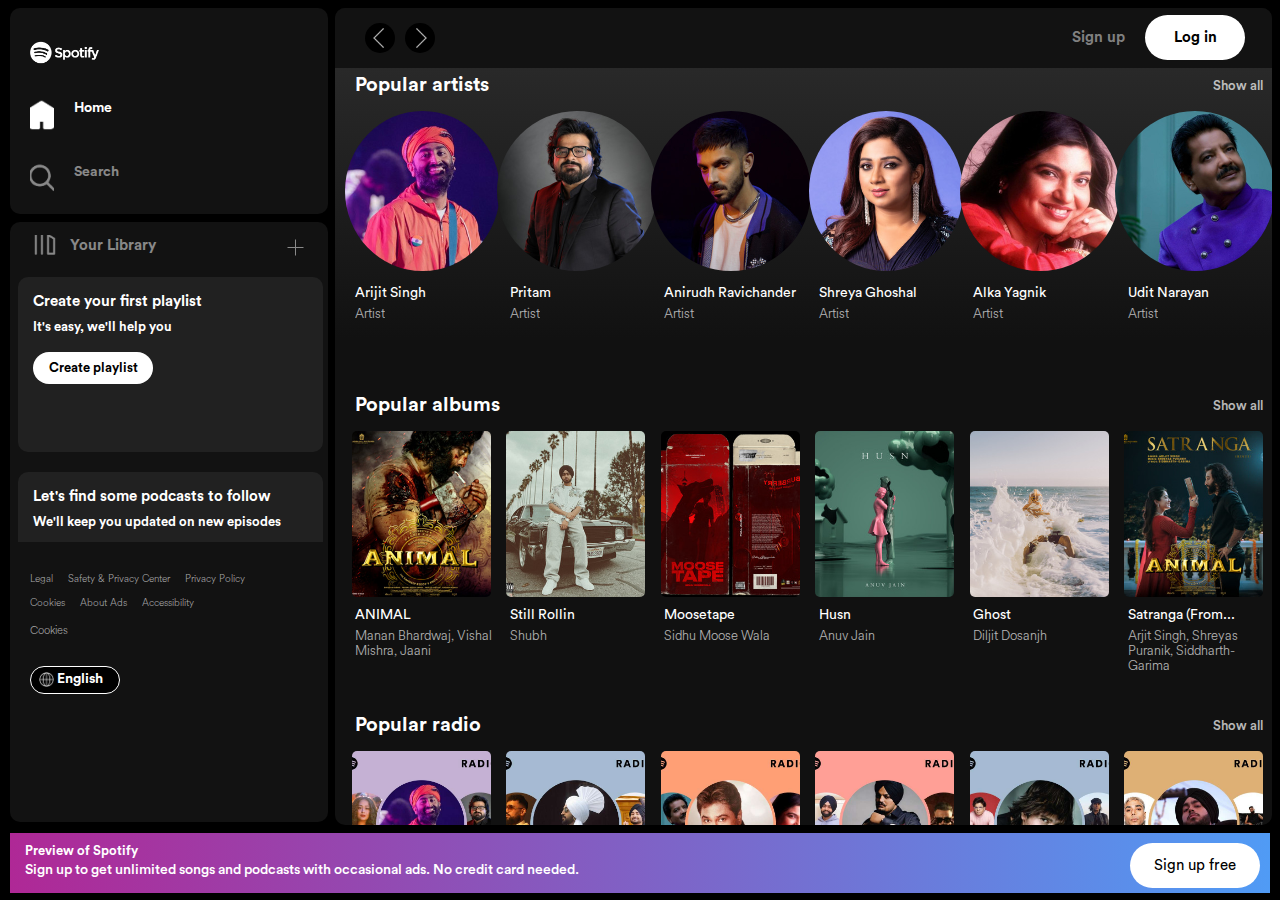
<file: index.html>
<!DOCTYPE html>
<html lang="en">
<head>
  <meta charset="UTF-8">
  <meta name="viewport" content="width=device-width, initial-scale=1.0">
  <title>Spotify-clone</title>
  <link rel="stylesheet" href="navigationbar.css">
  <link rel="stylesheet" href="general.css">
  <link rel="stylesheet" href="body.css">
  <link rel="icon" type="image/png" href="logos/spotifyping.png">
</head>
<body>
  <div class="leftsidebar">
    <div class="leftsidebar1">
      <div class="leftsidebar1-1">
        <img style="height:50%;width:23%;object-fit:cover;" src="logos/spotifylogo.png">
      </div>
      <div class="leftsidebar1-2">
        <div class="leftsidebar1-2-1">
          <img style="width:100%;height:100%;object-fit:cover;" src="logos/homeicon.png">
        </div>
        <div class="leftsidebar1-2-2">
          <p class="navheader">
            Home
          </p>
        </div>
      </div>
      <div class="leftsidebar1-3">
        <div class="leftsidebar1-3-1">
          <img style="width:100%;height:70%;object-fit:cover;padding-top: 6px;" src="logos/searchicon.png">
        </div>
        <div class="leftsidebar1-3-2">
          <p class="navheader">
            Search
          </p>
        </div>
      </div> 
    </div>
    <div class="leftsidebar2">
      <div class="leftsidebar2-head">
        <div class="leftsidebar2-headleft">
          <img class="libraryicon" src="logos/libraryicon.png">
          <p class="navheader1">Your Library</p>
        </div>
        <div class="leftsidebar2-headright">
          <img style="width:100%;height:100%" src="logos/addicon.png">
        </div>
      </div>
      <div class="leftsidebar2-middle">
        <div class="inside1">
          <p style="padding-top:20px;" class="navheadercommon">
            Create your first playlist
          </p>
          <p style="font-size:13px;" class="navheadercommon">
            It&#39;s easy, we&#39;ll help you
          </p>
          <button class="createplaylist1">
            Create playlist
          </button>
        </div>
        <div class="inside2">
          <p style="padding-top:20px;" class="navheadercommon">
            Let&#39;s find some podcasts to follow
          </p>
          <p style="font-size:13px;" class="navheadercommon">
            We&#39;ll keep you updated on new episodes
          </p>
          <button class="createplaylist2">
            Browse podcasts
          </button>
        </div>
      </div>
      <div class="leftsidebar2-tale">
        <div class="accesslinkcontainer1">
          <div class="accesslink">
            Legal
          </div>
          <div class="accesslink">
            Safety &#38; Privacy Center
          </div>
          <div class="accesslink">
            Privacy Policy
          </div>
        </div>
        <div class="accesslinkcontainer2">
          <div class="accesslink">
            Cookies
          </div>
          <div class="accesslink">
            About Ads
          </div>
          <div class="accesslink">
            Accessibility
          </div>
        </div>
        <div class="accesslinkcontainer3">
          <a class="accesslink1" href="http://">
            Cookies
          </a>
        </div>
        <button class="language">
          
          <div class="globeicon1">
            <img style="width:100%;height:100%;" src="logos/globeicon.png">
          </div>
          <div class="globeicon2">
            <span style="padding-left: 0;" class="navheader">English</span>
          </div>
          
        </button>
      </div>
    </div>
  </div>
  <div class="bottombar">
    <div class="bottombarleft">
      <p style="font-size:13px;font-family:CircularSpB;" class="navheadercommon">
        Preview of Spotify
      </p>
      <p style="font-size:14px;line-height:0px;font-family:CircularSpM;" class="navheadercommon">
        Sign up to get unlimited songs and podcasts with occasional ads. No credit card needed.
      </p>
    </div>
    <div class="bottombarright">
      <button class="bottombarright1">
        Sign up free
      </button>
    </div>
  </div>
  <div class="topbar">
    <div class="topbarleft">
      <div class="topbarleft1">
        <img style="width:100%;height:100%;object-fit: cover;opacity:0.7;" src="logos/lessthanicon.png">
      </div>
      <div class="topbarleft2">
        <img style="width:100%;height:100%;object-fit: cover;opacity:0.7;" src="logos/greaterthan.png">
      </div>
    </div>
    <div class="topbarright">
      <button class="signup">
        Sign up
      </button>
      <div class="login">
        <button class="login1">
          Log in
        </button>
      </div>
    </div>
  </div>
  <div class="commonbody">
    <div class="commonbody1">
      <div class="commonbody1-1">
        <div class="leftone">
          Popular artists
        </div>
        <div class="rightone">
          Show all
        </div>
      </div>
      <div class="commonbody1-20">
        <div class="commonbody1-2-10">
          <div class="section1">
            <img class="artist1" src="propics/popularartist/arjithsingh.jpeg">
            <div class="playbutton">
              <img class="spotplay" src="logos/playbutton.png">
            </div>
          </div>
          <div class="section2">
            <p class="name">
              Arijit Singh
            </p>
            <p class="designation">
              Artist
            </p>
          </div>
        </div>
        <div class="commonbody1-2-10">
          <div class="section1">
            <img class="artist1" src="propics/popularartist/pritam.jpeg">
            <div class="playbutton">
              <img class="spotplay" src="logos/playbutton.png">
            </div>
          </div>
          <div class="section2">
            <p class="name">
              Pritam
            </p>
            <p class="designation">
              Artist
            </p>
          </div>
        </div>
        <div class="commonbody1-2-10">
          <div class="section1">
            <img class="artist1" src="propics/popularartist/anirudh.jpeg">
            <div class="playbutton">
              <img class="spotplay" src="logos/playbutton.png">
            </div>
          </div>
          <div class="section2">
            <p class="name">
              Anirudh Ravichander
            </p>
            <p class="designation">
              Artist
            </p>
          </div>
        </div>
        <div class="commonbody1-2-10">
          <div class="section1">
            <img class="artist1" src="propics/popularartist/shreyaghoshal.jpeg">
            <div class="playbutton">
              <img class="spotplay" src="logos/playbutton.png">
            </div>
          </div>
          <div class="section2">
            <p class="name">
              Shreya Ghoshal
            </p>
            <p class="designation">
              Artist
            </p>
          </div>
        </div>
        <div class="commonbody1-2-10">
          <div class="section1">
            <img class="artist1" src="propics/popularartist/alkayagnik.jpeg">
            <div class="playbutton">
              <img class="spotplay" src="logos/playbutton.png">
            </div>
          </div>
          <div class="section2">
            <p class="name">
              Alka Yagnik
            </p>
            <p class="designation">
              Artist
            </p>
          </div>
        </div>
        <div class="commonbody1-2-10">
          <div class="section1">
            <img class="artist1" src="propics/popularartist/uditnarayan.jpeg">
            <div class="playbutton">
              <img class="spotplay" src="logos/playbutton.png">
            </div>
          </div>
          <div class="section2">
            <p class="name">
              Udit Narayan
            </p>
            <p class="designation">
              Artist
            </p>
          </div>
        </div>
      </div>
    </div>
    <div class="commonbody2">
      <div class="commonbody1-1">
        <div class="leftone">
          Popular albums
        </div>
        <div class="rightone">
          Show all
        </div>
      </div>
      <div class="commonbody1-2">
        <div class="commonbody1-2-1">
          <div class="section1">
            <img class="artist2" src="propics/popularalbum/animal.jpeg">
            <div class="playbutton">
              <img class="spotplay" src="logos/playbutton.png">
            </div>
          </div>
          <div class="section2">
            <p class="name">
              ANIMAL
            </p>
            <p class="designation">
              Manan Bhardwaj, Vishal Mishra, Jaani
            </p>
          </div>
        </div>
        <div class="commonbody1-2-1">
          <div class="section1">
            <img class="artist2" src="propics/popularalbum/stillrollin.jpeg">
            <div class="playbutton">
              <img class="spotplay" src="logos/playbutton.png">
            </div>
          </div>
          <div class="section2">
            <p class="name">
              Still Rollin
            </p>
            <p class="designation">
              Shubh
            </p>
          </div>
        </div>
        <div class="commonbody1-2-1">
          <div class="section1">
            <img class="artist2" src="propics/popularalbum/moosetape.jpeg">
            <div class="playbutton">
              <img class="spotplay" src="logos/playbutton.png">
            </div>
          </div>
          <div class="section2">
            <p class="name">
              Moosetape
            </p>
            <p class="designation">
              Sidhu Moose Wala
            </p>
          </div>
        </div>
        <div class="commonbody1-2-1">
          <div class="section1">
            <img class="artist2" src="propics/popularalbum/husn.jpeg">
            <div class="playbutton">
              <img class="spotplay" src="logos/playbutton.png">
            </div>
          </div>
          <div class="section2">
            <p class="name">
              Husn
            </p>
            <p class="designation">
              Anuv Jain
            </p>
          </div>
        </div>
        <div class="commonbody1-2-1">
          <div class="section1">
            <img class="artist2" src="propics/popularalbum/ghost.jpeg">
            <div class="playbutton">
              <img class="spotplay" src="logos/playbutton.png">
            </div>
          </div>
          <div class="section2">
            <p class="name">
              Ghost
            </p>
            <p class="designation">
              Diljit Dosanjh
            </p>
          </div>
        </div>
        <div class="commonbody1-2-1">
          <div class="section1">
            <img class="artist2" src="propics/popularalbum/sabranga.jpeg">
            <div class="playbutton">
              <img class="spotplay" src="logos/playbutton.png">
            </div>
          </div>
          <div class="section2">
            <p class="name">
              Satranga &#40;From...
            </p>
            <p class="designation">
              Arjit Singh, Shreyas Puranik, Siddharth-Garima
            </p>
          </div>
        </div>
      </div>
    </div>
    <div class="commonbody2">
      <div class="commonbody1-1">
        <div class="leftone">
          Popular radio
        </div>
        <div class="rightone">
          Show all
        </div>
      </div>
      <div class="commonbody1-2">
        <div class="commonbody1-2-1">
          <div class="section1">
            <img class="artist2" src="propics/popularradio/arjithsingh.jpeg">
            <div class="playbutton">
              <img class="spotplay" src="logos/playbutton.png">
            </div>
          </div>
          <div class="section2">
            <p class="name">
              Arijit Singh Radio
            </p>
            <p class="designation">
              With Neha Kakkar, Pritam, KK and more
            </p>
          </div>
        </div>
        <div class="commonbody1-2-1">
          <div class="section1">
            <img class="artist2" src="propics/popularradio/diljith.jpeg">
            <div class="playbutton">
              <img class="spotplay" src="logos/playbutton.png">
            </div>
          </div>
          <div class="section2">
            <p class="name">
              Diljit Dosanjh Radio
            </p>
            <p class="designation">
              With Garry Sandhu, Ranjit Bawa, Amrinder Gill and...
            </p>
          </div>
        </div>
        <div class="commonbody1-2-1">
          <div class="section1">
            <img class="artist2" src="propics/popularradio/kumaru.jpeg">
            <div class="playbutton">
              <img class="spotplay" src="logos/playbutton.png">
            </div>
          </div>
          <div class="section2">
            <p class="name">
              Kumar Sanu Radio
            </p>
            <p class="designation">
              With Udit Narayan, Alka Yagnik, Anuradha...
            </p>
          </div>
        </div>
        <div class="commonbody1-2-1">
          <div class="section1">
            <img class="artist2" src="propics/popularradio/sidhu.jpeg">
            <div class="playbutton">
              <img class="spotplay" src="logos/playbutton.png">
            </div>
          </div>
          <div class="section2">
            <p class="name">
              Sidhu Moose Wala...
            </p>
            <p class="designation">
              With Ammy Virk, Amrit Maan, Karan Aujla and...
            </p>
          </div>
        </div>
        <div class="commonbody1-2-1">
          <div class="section1">
            <img class="artist2" src="propics/popularradio/kk.jpeg">
            <div class="playbutton">
              <img class="spotplay" src="logos/playbutton.png">
            </div>
          </div>
          <div class="section2">
            <p class="name">
              KK Radio
            </p>
            <p class="designation">
              With Ankit Tiwari, Mohit Chauhan, Javed Ali and...
            </p>
          </div>
        </div>
        <div class="commonbody1-2-1">
          <div class="section1">
            <img class="artist2" src="propics/popularradio/shubb.jpeg">
            <div class="playbutton">
              <img class="spotplay" src="logos/playbutton.png">
            </div>
          </div>
          <div class="section2">
            <p class="name">
              Shubh Radio
            </p>
            <p class="designation">
              With Gurinder Gill, AP Dhillon, Ikky and more
            </p>
          </div>
        </div>
      </div>
    </div>
    <div class="commonbody2">
      <div class="commonbody1-1">
        <div class="leftone">
          Featured Charts
        </div>
        <div class="rightone">
          Show all
        </div>
      </div>
      <div class="commonbody1-2">
        <div class="commonbody1-2-1">
          <div class="section1">
            <img class="artist2" src="propics/featuredcharts/topsongsglobal.jpg">
            <div class="playbutton">
              <img class="spotplay" src="logos/playbutton.png">
            </div>
          </div>
          <div class="section2">
            <p class="name">
              Top Songs - Global
            </p>
            <p class="designation">
              Your weekly update of the most played tracks right...
            </p>
          </div>
        </div>
        <div class="commonbody1-2-1">
          <div class="section1">
            <img class="artist2" src="propics/featuredcharts/topsongsusa.jpg">
            <div class="playbutton">
              <img class="spotplay" src="logos/playbutton.png">
            </div>
          </div>
          <div class="section2">
            <p class="name">
              Top Songs - USA
            </p>
            <p class="designation">
              Your weekly update of the most played tracks right...
            </p>
          </div>
        </div>
        <div class="commonbody1-2-1">
          <div class="section1">
            <img class="artist2" src="propics/featuredcharts/top50global.jpg">
            <div class="playbutton">
              <img class="spotplay" src="logos/playbutton.png">
            </div>
          </div>
          <div class="section2">
            <p class="name">
              Top 50 - Global
            </p>
            <p class="designation">
              Your daily update of the most played tracks right...
            </p>
          </div>
        </div>
        <div class="commonbody1-2-1">
          <div class="section1">
            <img class="artist2" src="propics/featuredcharts/top50usa.jpg">
            <div class="playbutton">
              <img class="spotplay" src="logos/playbutton.png">
            </div>
          </div>
          <div class="section2">
            <p class="name">
              Top 50 - USA
            </p>
            <p class="designation">
              Your daily update of the most played tracks right...
            </p>
          </div>
        </div>
        <div class="commonbody1-2-1">
          <div class="section1">
            <img class="artist2" src="propics/featuredcharts/viral50global.jpg">
            <div class="playbutton">
              <img class="spotplay" src="logos/playbutton.png">
            </div>
          </div>
          <div class="section2">
            <p class="name">
              Viral 50 - Global
            </p>
            <p class="designation">
              Your daily update of the most viral tracks right...
            </p>
          </div>
        </div>
        <div class="commonbody1-2-1">
          <div class="section1">
            <img class="artist2" src="propics/featuredcharts/viral50usa.jpg">
            <div class="playbutton">
              <img class="spotplay" src="logos/playbutton.png">
            </div>
          </div>
          <div class="section2">
            <p class="name">
              Viral 50 - USA
            </p>
            <p class="designation">
              Your daily update of the most viral tracks right...
            </p>
          </div>
        </div>
      </div>
    </div>
    <div class="commonbody2">
      <div class="commonbody1-1">
        <div class="leftone">
          Spotify Playlists
        </div>
        <div class="rightone">
          Show all
        </div>
      </div>
      <div class="commonbody1-2">
        <div class="commonbody1-2-1">
          <div class="section1">
            <img class="artist2" src="propics/spotifyplaylist/todaystophits.jpeg">
            <div class="playbutton">
              <img class="spotplay" src="logos/playbutton.png">
            </div>
          </div>
          <div class="section2">
            <p class="name">
              Today&#39;s Top Hits
            </p>
            <p class="designation">
              Olivia Rodrigo is on top of the Hottest 50&#33;
            </p>
          </div>
        </div>
        <div class="commonbody1-2-1">
          <div class="section1">
            <img class="artist2" src="propics/spotifyplaylist/chillhop.jpeg">
            <div class="playbutton">
              <img class="spotplay" src="logos/playbutton.png">
            </div>
          </div>
          <div class="section2">
            <p class="name">
              Chillhop
            </p>
            <p class="designation">
              Blissed out beats and head nodding grooves...
            </p>
          </div>
        </div>
        <div class="commonbody1-2-1">
          <div class="section1">
            <img class="artist2" src="propics/spotifyplaylist/jazzinthebackground.jpeg">
            <div class="playbutton">
              <img class="spotplay" src="logos/playbutton.png">
            </div>
          </div>
          <div class="section2">
            <p class="name">
              Jazz in the...
            </p>
            <p class="designation">
              Soft instrumental Jazz for all your activities.
            </p>
          </div>
        </div>
        <div class="commonbody1-2-1">
          <div class="section1">
            <img class="artist2" src="propics/spotifyplaylist/calmingacoustic.jpeg">
            <div class="playbutton">
              <img class="spotplay" src="logos/playbutton.png">
            </div>
          </div>
          <div class="section2">
            <p class="name">
              Calming Acoustic
            </p>
            <p class="designation">
              Keep calm with instrumental acoustic...
            </p>
          </div>
        </div>
        <div class="commonbody1-2-1">
          <div class="section1">
            <img class="artist2" src="propics/spotifyplaylist/bigontheinternet.jpeg">
            <div class="playbutton">
              <img class="spotplay" src="logos/playbutton.png">
            </div>
          </div>
          <div class="section2">
            <p class="name">
              big on the internet
            </p>
            <p class="designation">
              iykyk
            </p>
          </div>
        </div>
        <div class="commonbody1-2-1">
          <div class="section1">
            <img class="artist2" src="propics/spotifyplaylist/lofibeats.jpeg">
            <div class="playbutton">
              <img class="spotplay" src="logos/playbutton.png">
            </div>
          </div>
          <div class="section2">
            <p class="name">
              lofi beats
            </p>
            <p class="designation">
              chill beats, lofi vibes, new tracks every week...
            </p>
          </div>
        </div>
      </div>
    </div>
    <div class="commonbody2">
      <div class="commonbody1-1">
        <div class="leftone">
          Spotify original &amp; exclusive shows
        </div>
        <div class="rightone">
          Show all
        </div>
      </div>
      <div class="commonbody1-2">
        <div class="commonbody1-2-1">
          <div class="section1">
            <img class="artist2" src="propics/spotifyoriginals/theranveershow.jpeg">
          </div>
          <div class="section2">
            <p class="name">
              The Ranveer Show
            </p>
            <p class="designation">
              BeerBiceps
            </p>
          </div>
        </div>
        <div class="commonbody1-2-1">
          <div class="section1">
            <img class="artist2" src="propics/spotifyoriginals/jorogan.jpeg">
            
          </div>
          <div class="section2">
            <p class="name">
              The Joe Rogan...
            </p>
            <p class="designation">
              Joe Rogan
            </p>
          </div>
        </div>
        <div class="commonbody1-2-1">
          <div class="section1">
            <img class="artist2" src="propics/spotifyoriginals/thehorrorshow.jpeg">
           
          </div>
          <div class="section2">
            <p class="name">
              The Horror Show by...
            </p>
            <p class="designation">
              TMV Studios
            </p>
          </div>
        </div>
        <div class="commonbody1-2-1">
          <div class="section1">
            <img class="artist2" src="propics/spotifyoriginals/shreekrishnaleela.jpeg">
            
          </div>
          <div class="section2">
            <p class="name">
              Shri Krishna Leela &#40;Hin...
            </p>
            <p class="designation">
              Spotify Studios
            </p>
          </div>
        </div>
        <div class="commonbody1-2-1">
          <div class="section1">
            <img class="artist2" src="propics/spotifyoriginals/truestory.jpeg">
            
          </div>
          <div class="section2">
            <p class="name">
              True Story Bro&#33; with...
            </p>
            <p class="designation">
              Spotify
            </p>
          </div>
        </div>
        <div class="commonbody1-2-1">
          <div class="section1">
            <img class="artist2" src="propics/spotifyoriginals/aamotathi.jpeg">
            
          </div>
          <div class="section2">
            <p class="name">
              Aa Modati Alajadi with...
            </p>
            <p class="designation">
              Spotify Studios
            </p>
          </div>
        </div>
      </div>
    </div>
    <div class="commonbody2">
      <div class="commonbody1-1">
        <div class="leftone">
          Trending Episodes
        </div>
        <div class="rightone">
          Show all
        </div>
      </div>
      <div class="commonbody1-2">
        <div class="commonbody1-2-1">
          <div class="section1">
            <img class="artist2" src="propics/trendingepisodes/welcomeback.jpeg">
            <div class="playbutton">
              <img class="spotplay" src="logos/playbutton.png">
            </div>
          </div>
          <div class="section2">
            <p class="name">
              Welcome back, RJ...
            </p>
            <p class="designation">
              Jun 2021 &middot; 15min
            </p>
          </div>
        </div>
        <div class="commonbody1-2-1">
          <div class="section1">
            <img class="artist2" src="propics/trendingepisodes/rotten.jpeg">
            <div class="playbutton">
              <img class="spotplay" src="logos/playbutton.png">
            </div>
          </div>
          <div class="section2">
            <p class="name">
              &#35;73: Hotel Of Horro...
            </p>
            <p class="designation">
              Jun 2021 &middot; 93min
            </p>
          </div>
        </div>
        <div class="commonbody1-2-1">
          <div class="section1">
            <img class="artist2" src="propics/trendingepisodes/anubis1.jpeg">
            <div class="playbutton">
              <img class="spotplay" src="logos/playbutton.png">
            </div>
          </div>
          <div class="section2">
            <p class="name">
              Anubis : God of Deat...
            </p>
            <p class="designation">
              Jun 2021 &middot; 16min
            </p>
          </div>
        </div>
        <div class="commonbody1-2-1">
          <div class="section1">
            <img class="artist2" src="propics/trendingepisodes/anubis2.jpeg">
            <div class="playbutton">
              <img class="spotplay" src="logos/playbutton.png">
            </div>
          </div>
          <div class="section2">
            <p class="name">
              Anubis : God of Deat...
            </p>
            <p class="designation">
              Jun 2021 &middot; 13min
            </p>
          </div>
        </div>
        <div class="commonbody1-2-1">
          <div class="section1">
            <img class="artist2" src="propics/trendingepisodes/mahabharatham.jpeg">
            <div class="playbutton">
              <img class="spotplay" src="logos/playbutton.png">
            </div>
          </div>
          <div class="section2">
            <p class="name">
              Mahabharata Episod...
            </p>
            <p class="designation">
              Aug 2014 &middot; 24min
            </p>
          </div>
        </div>
        <div class="commonbody1-2-1">
          <div class="section1">
            <img class="artist2" src="propics/trendingepisodes/relaxingrain.jpeg">
            <div class="playbutton">
              <img class="spotplay" src="logos/playbutton.png">
            </div>
          </div>
          <div class="section2">
            <p class="name">
              Relaxing Rain Sound...
            </p>
            <p class="designation">
              Aug 2019 &middot; 122min
            </p>
          </div>
        </div>
      </div>
    </div>
    <div class="tail1">
      <div class="tail1left">
        <div class="tail1left1">
          <p class="tail1lefthead">
            Company
          </p>
          <p class="tail1leftfont">
            About
          </p><br>
          <p class="tail1leftfont">
            Jobs
          </p><br>
          <p class="tail1leftfont">
            For the Record
          </p><br>
        </div>
        <div class="tail1left1">
          <p class="tail1lefthead">
            Communities
          </p>
          <p class="tail1leftfont">
            For Artists
          </p><br>
          <p class="tail1leftfont">
            Developers
          </p><br>
          <p class="tail1leftfont">
            Advertising
          </p><br>
          <p class="tail1leftfont">
            Investors
          </p><br>
          <p class="tail1leftfont">
            Vendors
          </p><br>
        </div>
        <div class="tail1left1">
          <p class="tail1lefthead">
            Useful links
          </p>
          <p class="tail1leftfont">
            Support
          </p><br>
          <p class="tail1leftfont">
            Free Mobile App
          </p><br>
        </div>
      </div>
      <div class="tail1right">
        <div class="tail1right1">
          <div class="tail1right1-1">
            <img class="tail1righticons" src="logos/instaicon.png">
          </div>
        </div>
        <div class="tail1right1">
          <div class="tail1right1-1">
            <img class="tail1righticons" src="logos/twittericon.png">
          </div>
        </div>
        <div class="tail1right1">
          <div class="tail1right1-1">
            <img class="tail1righticons" src="logos/fbicon.png">
          </div>
        </div>
      </div>
    </div>
    <div class="tail2">
      <p  class="tail1leftfont1">
        &#9400; 2024 Spotify AB
      </p>
    </div>
  </div>
</body>
</html>
</file>
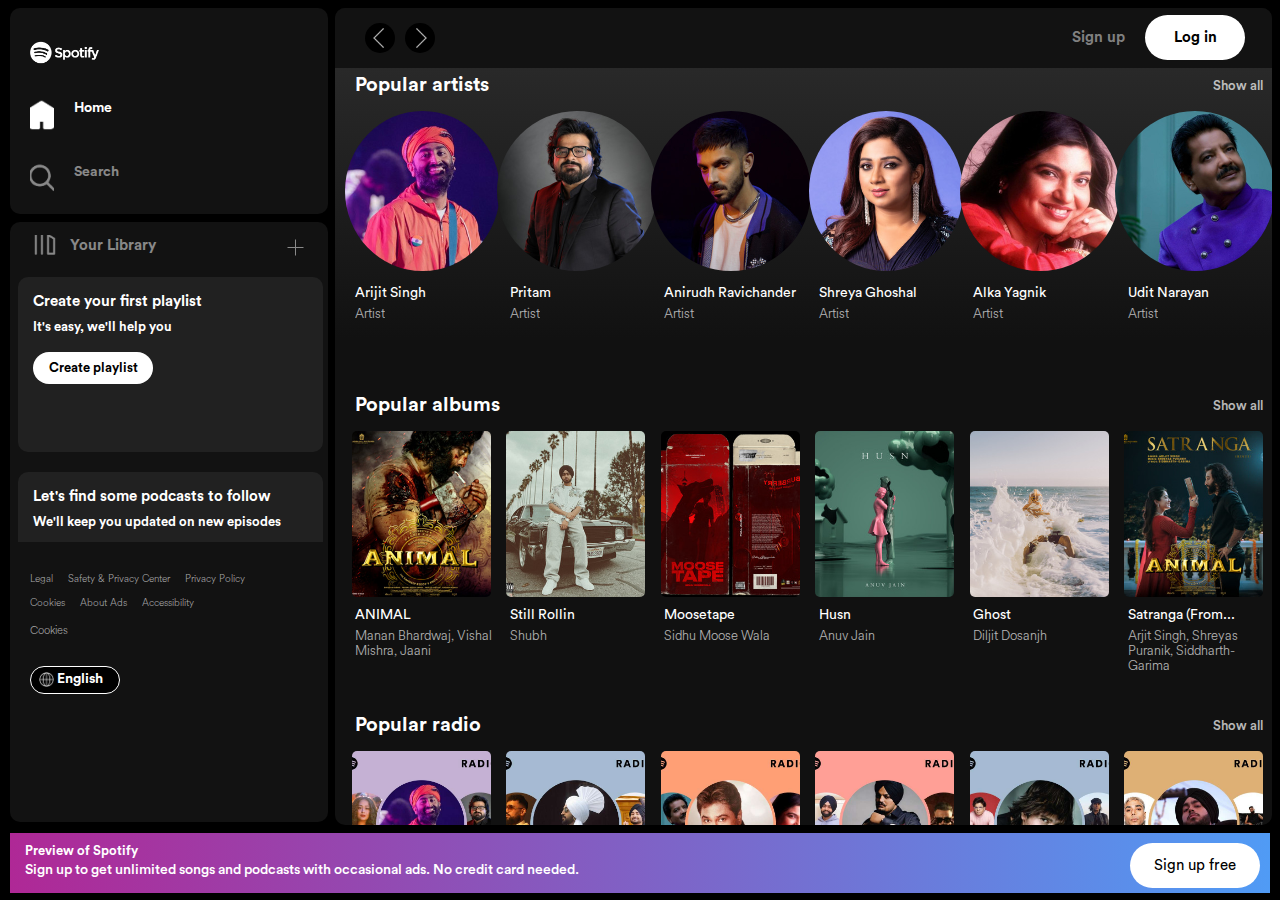
<file: Spotify.html>
<!DOCTYPE html>
<html lang="en">
<head>
  <meta charset="UTF-8">
  <meta name="viewport" content="width=device-width, initial-scale=1.0">
  <title>Spotify-clone</title>
  <link rel="stylesheet" href="navigationbar.css">
  <link rel="stylesheet" href="general.css">
  <link rel="stylesheet" href="body.css">
  <link rel="icon" type="image/png" href="logos/spotifyping.png">
</head>
<body>
  <div class="leftsidebar">
    <div class="leftsidebar1">
      <div class="leftsidebar1-1">
        <img style="height:50%;width:23%;object-fit:cover;" src="logos/spotifylogo.png">
      </div>
      <div class="leftsidebar1-2">
        <div class="leftsidebar1-2-1">
          <img style="width:100%;height:100%;object-fit:cover;" src="logos/homeicon.png">
        </div>
        <div class="leftsidebar1-2-2">
          <p class="navheader">
            Home
          </p>
        </div>
      </div>
      <div class="leftsidebar1-3">
        <div class="leftsidebar1-3-1">
          <img style="width:100%;height:70%;object-fit:cover;padding-top: 6px;" src="logos/searchicon.png">
        </div>
        <div class="leftsidebar1-3-2">
          <p class="navheader">
            Search
          </p>
        </div>
      </div> 
    </div>
    <div class="leftsidebar2">
      <div class="leftsidebar2-head">
        <div class="leftsidebar2-headleft">
          <img class="libraryicon" src="logos/libraryicon.png">
          <p class="navheader1">Your Library</p>
        </div>
        <div class="leftsidebar2-headright">
          <img style="width:100%;height:100%" src="logos/addicon.png">
        </div>
      </div>
      <div class="leftsidebar2-middle">
        <div class="inside1">
          <p style="padding-top:20px;" class="navheadercommon">
            Create your first playlist
          </p>
          <p style="font-size:13px;" class="navheadercommon">
            It&#39;s easy, we&#39;ll help you
          </p>
          <button class="createplaylist1">
            Create playlist
          </button>
        </div>
        <div class="inside2">
          <p style="padding-top:20px;" class="navheadercommon">
            Let&#39;s find some podcasts to follow
          </p>
          <p style="font-size:13px;" class="navheadercommon">
            We&#39;ll keep you updated on new episodes
          </p>
          <button class="createplaylist2">
            Browse podcasts
          </button>
        </div>
      </div>
      <div class="leftsidebar2-tale">
        <div class="accesslinkcontainer1">
          <div class="accesslink">
            Legal
          </div>
          <div class="accesslink">
            Safety &#38; Privacy Center
          </div>
          <div class="accesslink">
            Privacy Policy
          </div>
        </div>
        <div class="accesslinkcontainer2">
          <div class="accesslink">
            Cookies
          </div>
          <div class="accesslink">
            About Ads
          </div>
          <div class="accesslink">
            Accessibility
          </div>
        </div>
        <div class="accesslinkcontainer3">
          <a class="accesslink1" href="http://">
            Cookies
          </a>
        </div>
        <button class="language">
          
          <div class="globeicon1">
            <img style="width:100%;height:100%;" src="logos/globeicon.png">
          </div>
          <div class="globeicon2">
            <span style="padding-left: 0;" class="navheader">English</span>
          </div>
          
        </button>
      </div>
    </div>
  </div>
  <div class="bottombar">
    <div class="bottombarleft">
      <p style="font-size:13px;font-family:CircularSpB;" class="navheadercommon">
        Preview of Spotify
      </p>
      <p style="font-size:14px;line-height:0px;font-family:CircularSpM;" class="navheadercommon">
        Sign up to get unlimited songs and podcasts with occasional ads. No credit card needed.
      </p>
    </div>
    <div class="bottombarright">
      <button class="bottombarright1">
        Sign up free
      </button>
    </div>
  </div>
  <div class="topbar">
    <div class="topbarleft">
      <div class="topbarleft1">
        <img style="width:100%;height:100%;object-fit: cover;opacity:0.7;" src="logos/lessthanicon.png">
      </div>
      <div class="topbarleft2">
        <img style="width:100%;height:100%;object-fit: cover;opacity:0.7;" src="logos/greaterthan.png">
      </div>
    </div>
    <div class="topbarright">
      <button class="signup">
        Sign up
      </button>
      <div class="login">
        <button class="login1">
          Log in
        </button>
      </div>
    </div>
  </div>
  <div class="commonbody">
    <div class="commonbody1">
      <div class="commonbody1-1">
        <div class="leftone">
          Popular artists
        </div>
        <div class="rightone">
          Show all
        </div>
      </div>
      <div class="commonbody1-20">
        <div class="commonbody1-2-10">
          <div class="section1">
            <img class="artist1" src="propics/popularartist/arjithsingh.jpeg">
            <div class="playbutton">
              <img class="spotplay" src="logos/playbutton.png">
            </div>
          </div>
          <div class="section2">
            <p class="name">
              Arijit Singh
            </p>
            <p class="designation">
              Artist
            </p>
          </div>
        </div>
        <div class="commonbody1-2-10">
          <div class="section1">
            <img class="artist1" src="propics/popularartist/pritam.jpeg">
            <div class="playbutton">
              <img class="spotplay" src="logos/playbutton.png">
            </div>
          </div>
          <div class="section2">
            <p class="name">
              Pritam
            </p>
            <p class="designation">
              Artist
            </p>
          </div>
        </div>
        <div class="commonbody1-2-10">
          <div class="section1">
            <img class="artist1" src="propics/popularartist/anirudh.jpeg">
            <div class="playbutton">
              <img class="spotplay" src="logos/playbutton.png">
            </div>
          </div>
          <div class="section2">
            <p class="name">
              Anirudh Ravichander
            </p>
            <p class="designation">
              Artist
            </p>
          </div>
        </div>
        <div class="commonbody1-2-10">
          <div class="section1">
            <img class="artist1" src="propics/popularartist/shreyaghoshal.jpeg">
            <div class="playbutton">
              <img class="spotplay" src="logos/playbutton.png">
            </div>
          </div>
          <div class="section2">
            <p class="name">
              Shreya Ghoshal
            </p>
            <p class="designation">
              Artist
            </p>
          </div>
        </div>
        <div class="commonbody1-2-10">
          <div class="section1">
            <img class="artist1" src="propics/popularartist/alkayagnik.jpeg">
            <div class="playbutton">
              <img class="spotplay" src="logos/playbutton.png">
            </div>
          </div>
          <div class="section2">
            <p class="name">
              Alka Yagnik
            </p>
            <p class="designation">
              Artist
            </p>
          </div>
        </div>
        <div class="commonbody1-2-10">
          <div class="section1">
            <img class="artist1" src="propics/popularartist/uditnarayan.jpeg">
            <div class="playbutton">
              <img class="spotplay" src="logos/playbutton.png">
            </div>
          </div>
          <div class="section2">
            <p class="name">
              Udit Narayan
            </p>
            <p class="designation">
              Artist
            </p>
          </div>
        </div>
      </div>
    </div>
    <div class="commonbody2">
      <div class="commonbody1-1">
        <div class="leftone">
          Popular albums
        </div>
        <div class="rightone">
          Show all
        </div>
      </div>
      <div class="commonbody1-2">
        <div class="commonbody1-2-1">
          <div class="section1">
            <img class="artist2" src="propics/popularalbum/animal.jpeg">
            <div class="playbutton">
              <img class="spotplay" src="logos/playbutton.png">
            </div>
          </div>
          <div class="section2">
            <p class="name">
              ANIMAL
            </p>
            <p class="designation">
              Manan Bhardwaj, Vishal Mishra, Jaani
            </p>
          </div>
        </div>
        <div class="commonbody1-2-1">
          <div class="section1">
            <img class="artist2" src="propics/popularalbum/stillrollin.jpeg">
            <div class="playbutton">
              <img class="spotplay" src="logos/playbutton.png">
            </div>
          </div>
          <div class="section2">
            <p class="name">
              Still Rollin
            </p>
            <p class="designation">
              Shubh
            </p>
          </div>
        </div>
        <div class="commonbody1-2-1">
          <div class="section1">
            <img class="artist2" src="propics/popularalbum/moosetape.jpeg">
            <div class="playbutton">
              <img class="spotplay" src="logos/playbutton.png">
            </div>
          </div>
          <div class="section2">
            <p class="name">
              Moosetape
            </p>
            <p class="designation">
              Sidhu Moose Wala
            </p>
          </div>
        </div>
        <div class="commonbody1-2-1">
          <div class="section1">
            <img class="artist2" src="propics/popularalbum/husn.jpeg">
            <div class="playbutton">
              <img class="spotplay" src="logos/playbutton.png">
            </div>
          </div>
          <div class="section2">
            <p class="name">
              Husn
            </p>
            <p class="designation">
              Anuv Jain
            </p>
          </div>
        </div>
        <div class="commonbody1-2-1">
          <div class="section1">
            <img class="artist2" src="propics/popularalbum/ghost.jpeg">
            <div class="playbutton">
              <img class="spotplay" src="logos/playbutton.png">
            </div>
          </div>
          <div class="section2">
            <p class="name">
              Ghost
            </p>
            <p class="designation">
              Diljit Dosanjh
            </p>
          </div>
        </div>
        <div class="commonbody1-2-1">
          <div class="section1">
            <img class="artist2" src="propics/popularalbum/sabranga.jpeg">
            <div class="playbutton">
              <img class="spotplay" src="logos/playbutton.png">
            </div>
          </div>
          <div class="section2">
            <p class="name">
              Satranga &#40;From...
            </p>
            <p class="designation">
              Arjit Singh, Shreyas Puranik, Siddharth-Garima
            </p>
          </div>
        </div>
      </div>
    </div>
    <div class="commonbody2">
      <div class="commonbody1-1">
        <div class="leftone">
          Popular radio
        </div>
        <div class="rightone">
          Show all
        </div>
      </div>
      <div class="commonbody1-2">
        <div class="commonbody1-2-1">
          <div class="section1">
            <img class="artist2" src="propics/popularradio/arjithsingh.jpeg">
            <div class="playbutton">
              <img class="spotplay" src="logos/playbutton.png">
            </div>
          </div>
          <div class="section2">
            <p class="name">
              Arijit Singh Radio
            </p>
            <p class="designation">
              With Neha Kakkar, Pritam, KK and more
            </p>
          </div>
        </div>
        <div class="commonbody1-2-1">
          <div class="section1">
            <img class="artist2" src="propics/popularradio/diljith.jpeg">
            <div class="playbutton">
              <img class="spotplay" src="logos/playbutton.png">
            </div>
          </div>
          <div class="section2">
            <p class="name">
              Diljit Dosanjh Radio
            </p>
            <p class="designation">
              With Garry Sandhu, Ranjit Bawa, Amrinder Gill and...
            </p>
          </div>
        </div>
        <div class="commonbody1-2-1">
          <div class="section1">
            <img class="artist2" src="propics/popularradio/kumaru.jpeg">
            <div class="playbutton">
              <img class="spotplay" src="logos/playbutton.png">
            </div>
          </div>
          <div class="section2">
            <p class="name">
              Kumar Sanu Radio
            </p>
            <p class="designation">
              With Udit Narayan, Alka Yagnik, Anuradha...
            </p>
          </div>
        </div>
        <div class="commonbody1-2-1">
          <div class="section1">
            <img class="artist2" src="propics/popularradio/sidhu.jpeg">
            <div class="playbutton">
              <img class="spotplay" src="logos/playbutton.png">
            </div>
          </div>
          <div class="section2">
            <p class="name">
              Sidhu Moose Wala...
            </p>
            <p class="designation">
              With Ammy Virk, Amrit Maan, Karan Aujla and...
            </p>
          </div>
        </div>
        <div class="commonbody1-2-1">
          <div class="section1">
            <img class="artist2" src="propics/popularradio/kk.jpeg">
            <div class="playbutton">
              <img class="spotplay" src="logos/playbutton.png">
            </div>
          </div>
          <div class="section2">
            <p class="name">
              KK Radio
            </p>
            <p class="designation">
              With Ankit Tiwari, Mohit Chauhan, Javed Ali and...
            </p>
          </div>
        </div>
        <div class="commonbody1-2-1">
          <div class="section1">
            <img class="artist2" src="propics/popularradio/shubb.jpeg">
            <div class="playbutton">
              <img class="spotplay" src="logos/playbutton.png">
            </div>
          </div>
          <div class="section2">
            <p class="name">
              Shubh Radio
            </p>
            <p class="designation">
              With Gurinder Gill, AP Dhillon, Ikky and more
            </p>
          </div>
        </div>
      </div>
    </div>
    <div class="commonbody2">
      <div class="commonbody1-1">
        <div class="leftone">
          Featured Charts
        </div>
        <div class="rightone">
          Show all
        </div>
      </div>
      <div class="commonbody1-2">
        <div class="commonbody1-2-1">
          <div class="section1">
            <img class="artist2" src="propics/featuredcharts/topsongsglobal.jpg">
            <div class="playbutton">
              <img class="spotplay" src="logos/playbutton.png">
            </div>
          </div>
          <div class="section2">
            <p class="name">
              Top Songs - Global
            </p>
            <p class="designation">
              Your weekly update of the most played tracks right...
            </p>
          </div>
        </div>
        <div class="commonbody1-2-1">
          <div class="section1">
            <img class="artist2" src="propics/featuredcharts/topsongsusa.jpg">
            <div class="playbutton">
              <img class="spotplay" src="logos/playbutton.png">
            </div>
          </div>
          <div class="section2">
            <p class="name">
              Top Songs - USA
            </p>
            <p class="designation">
              Your weekly update of the most played tracks right...
            </p>
          </div>
        </div>
        <div class="commonbody1-2-1">
          <div class="section1">
            <img class="artist2" src="propics/featuredcharts/top50global.jpg">
            <div class="playbutton">
              <img class="spotplay" src="logos/playbutton.png">
            </div>
          </div>
          <div class="section2">
            <p class="name">
              Top 50 - Global
            </p>
            <p class="designation">
              Your daily update of the most played tracks right...
            </p>
          </div>
        </div>
        <div class="commonbody1-2-1">
          <div class="section1">
            <img class="artist2" src="propics/featuredcharts/top50usa.jpg">
            <div class="playbutton">
              <img class="spotplay" src="logos/playbutton.png">
            </div>
          </div>
          <div class="section2">
            <p class="name">
              Top 50 - USA
            </p>
            <p class="designation">
              Your daily update of the most played tracks right...
            </p>
          </div>
        </div>
        <div class="commonbody1-2-1">
          <div class="section1">
            <img class="artist2" src="propics/featuredcharts/viral50global.jpg">
            <div class="playbutton">
              <img class="spotplay" src="logos/playbutton.png">
            </div>
          </div>
          <div class="section2">
            <p class="name">
              Viral 50 - Global
            </p>
            <p class="designation">
              Your daily update of the most viral tracks right...
            </p>
          </div>
        </div>
        <div class="commonbody1-2-1">
          <div class="section1">
            <img class="artist2" src="propics/featuredcharts/viral50usa.jpg">
            <div class="playbutton">
              <img class="spotplay" src="logos/playbutton.png">
            </div>
          </div>
          <div class="section2">
            <p class="name">
              Viral 50 - USA
            </p>
            <p class="designation">
              Your daily update of the most viral tracks right...
            </p>
          </div>
        </div>
      </div>
    </div>
    <div class="commonbody2">
      <div class="commonbody1-1">
        <div class="leftone">
          Spotify Playlists
        </div>
        <div class="rightone">
          Show all
        </div>
      </div>
      <div class="commonbody1-2">
        <div class="commonbody1-2-1">
          <div class="section1">
            <img class="artist2" src="propics/spotifyplaylist/todaystophits.jpeg">
            <div class="playbutton">
              <img class="spotplay" src="logos/playbutton.png">
            </div>
          </div>
          <div class="section2">
            <p class="name">
              Today&#39;s Top Hits
            </p>
            <p class="designation">
              Olivia Rodrigo is on top of the Hottest 50&#33;
            </p>
          </div>
        </div>
        <div class="commonbody1-2-1">
          <div class="section1">
            <img class="artist2" src="propics/spotifyplaylist/chillhop.jpeg">
            <div class="playbutton">
              <img class="spotplay" src="logos/playbutton.png">
            </div>
          </div>
          <div class="section2">
            <p class="name">
              Chillhop
            </p>
            <p class="designation">
              Blissed out beats and head nodding grooves...
            </p>
          </div>
        </div>
        <div class="commonbody1-2-1">
          <div class="section1">
            <img class="artist2" src="propics/spotifyplaylist/jazzinthebackground.jpeg">
            <div class="playbutton">
              <img class="spotplay" src="logos/playbutton.png">
            </div>
          </div>
          <div class="section2">
            <p class="name">
              Jazz in the...
            </p>
            <p class="designation">
              Soft instrumental Jazz for all your activities.
            </p>
          </div>
        </div>
        <div class="commonbody1-2-1">
          <div class="section1">
            <img class="artist2" src="propics/spotifyplaylist/calmingacoustic.jpeg">
            <div class="playbutton">
              <img class="spotplay" src="logos/playbutton.png">
            </div>
          </div>
          <div class="section2">
            <p class="name">
              Calming Acoustic
            </p>
            <p class="designation">
              Keep calm with instrumental acoustic...
            </p>
          </div>
        </div>
        <div class="commonbody1-2-1">
          <div class="section1">
            <img class="artist2" src="propics/spotifyplaylist/bigontheinternet.jpeg">
            <div class="playbutton">
              <img class="spotplay" src="logos/playbutton.png">
            </div>
          </div>
          <div class="section2">
            <p class="name">
              big on the internet
            </p>
            <p class="designation">
              iykyk
            </p>
          </div>
        </div>
        <div class="commonbody1-2-1">
          <div class="section1">
            <img class="artist2" src="propics/spotifyplaylist/lofibeats.jpeg">
            <div class="playbutton">
              <img class="spotplay" src="logos/playbutton.png">
            </div>
          </div>
          <div class="section2">
            <p class="name">
              lofi beats
            </p>
            <p class="designation">
              chill beats, lofi vibes, new tracks every week...
            </p>
          </div>
        </div>
      </div>
    </div>
    <div class="commonbody2">
      <div class="commonbody1-1">
        <div class="leftone">
          Spotify original &amp; exclusive shows
        </div>
        <div class="rightone">
          Show all
        </div>
      </div>
      <div class="commonbody1-2">
        <div class="commonbody1-2-1">
          <div class="section1">
            <img class="artist2" src="propics/spotifyoriginals/theranveershow.jpeg">
          </div>
          <div class="section2">
            <p class="name">
              The Ranveer Show
            </p>
            <p class="designation">
              BeerBiceps
            </p>
          </div>
        </div>
        <div class="commonbody1-2-1">
          <div class="section1">
            <img class="artist2" src="propics/spotifyoriginals/jorogan.jpeg">
            
          </div>
          <div class="section2">
            <p class="name">
              The Joe Rogan...
            </p>
            <p class="designation">
              Joe Rogan
            </p>
          </div>
        </div>
        <div class="commonbody1-2-1">
          <div class="section1">
            <img class="artist2" src="propics/spotifyoriginals/thehorrorshow.jpeg">
           
          </div>
          <div class="section2">
            <p class="name">
              The Horror Show by...
            </p>
            <p class="designation">
              TMV Studios
            </p>
          </div>
        </div>
        <div class="commonbody1-2-1">
          <div class="section1">
            <img class="artist2" src="propics/spotifyoriginals/shreekrishnaleela.jpeg">
            
          </div>
          <div class="section2">
            <p class="name">
              Shri Krishna Leela &#40;Hin...
            </p>
            <p class="designation">
              Spotify Studios
            </p>
          </div>
        </div>
        <div class="commonbody1-2-1">
          <div class="section1">
            <img class="artist2" src="propics/spotifyoriginals/truestory.jpeg">
            
          </div>
          <div class="section2">
            <p class="name">
              True Story Bro&#33; with...
            </p>
            <p class="designation">
              Spotify
            </p>
          </div>
        </div>
        <div class="commonbody1-2-1">
          <div class="section1">
            <img class="artist2" src="propics/spotifyoriginals/aamotathi.jpeg">
            
          </div>
          <div class="section2">
            <p class="name">
              Aa Modati Alajadi with...
            </p>
            <p class="designation">
              Spotify Studios
            </p>
          </div>
        </div>
      </div>
    </div>
    <div class="commonbody2">
      <div class="commonbody1-1">
        <div class="leftone">
          Trending Episodes
        </div>
        <div class="rightone">
          Show all
        </div>
      </div>
      <div class="commonbody1-2">
        <div class="commonbody1-2-1">
          <div class="section1">
            <img class="artist2" src="propics/trendingepisodes/welcomeback.jpeg">
            <div class="playbutton">
              <img class="spotplay" src="logos/playbutton.png">
            </div>
          </div>
          <div class="section2">
            <p class="name">
              Welcome back, RJ...
            </p>
            <p class="designation">
              Jun 2021 &middot; 15min
            </p>
          </div>
        </div>
        <div class="commonbody1-2-1">
          <div class="section1">
            <img class="artist2" src="propics/trendingepisodes/rotten.jpeg">
            <div class="playbutton">
              <img class="spotplay" src="logos/playbutton.png">
            </div>
          </div>
          <div class="section2">
            <p class="name">
              &#35;73: Hotel Of Horro...
            </p>
            <p class="designation">
              Jun 2021 &middot; 93min
            </p>
          </div>
        </div>
        <div class="commonbody1-2-1">
          <div class="section1">
            <img class="artist2" src="propics/trendingepisodes/anubis1.jpeg">
            <div class="playbutton">
              <img class="spotplay" src="logos/playbutton.png">
            </div>
          </div>
          <div class="section2">
            <p class="name">
              Anubis : God of Deat...
            </p>
            <p class="designation">
              Jun 2021 &middot; 16min
            </p>
          </div>
        </div>
        <div class="commonbody1-2-1">
          <div class="section1">
            <img class="artist2" src="propics/trendingepisodes/anubis2.jpeg">
            <div class="playbutton">
              <img class="spotplay" src="logos/playbutton.png">
            </div>
          </div>
          <div class="section2">
            <p class="name">
              Anubis : God of Deat...
            </p>
            <p class="designation">
              Jun 2021 &middot; 13min
            </p>
          </div>
        </div>
        <div class="commonbody1-2-1">
          <div class="section1">
            <img class="artist2" src="propics/trendingepisodes/mahabharatham.jpeg">
            <div class="playbutton">
              <img class="spotplay" src="logos/playbutton.png">
            </div>
          </div>
          <div class="section2">
            <p class="name">
              Mahabharata Episod...
            </p>
            <p class="designation">
              Aug 2014 &middot; 24min
            </p>
          </div>
        </div>
        <div class="commonbody1-2-1">
          <div class="section1">
            <img class="artist2" src="propics/trendingepisodes/relaxingrain.jpeg">
            <div class="playbutton">
              <img class="spotplay" src="logos/playbutton.png">
            </div>
          </div>
          <div class="section2">
            <p class="name">
              Relaxing Rain Sound...
            </p>
            <p class="designation">
              Aug 2019 &middot; 122min
            </p>
          </div>
        </div>
      </div>
    </div>
    <div class="tail1">
      <div class="tail1left">
        <div class="tail1left1">
          <p class="tail1lefthead">
            Company
          </p>
          <p class="tail1leftfont">
            About
          </p><br>
          <p class="tail1leftfont">
            Jobs
          </p><br>
          <p class="tail1leftfont">
            For the Record
          </p><br>
        </div>
        <div class="tail1left1">
          <p class="tail1lefthead">
            Communities
          </p>
          <p class="tail1leftfont">
            For Artists
          </p><br>
          <p class="tail1leftfont">
            Developers
          </p><br>
          <p class="tail1leftfont">
            Advertising
          </p><br>
          <p class="tail1leftfont">
            Investors
          </p><br>
          <p class="tail1leftfont">
            Vendors
          </p><br>
        </div>
        <div class="tail1left1">
          <p class="tail1lefthead">
            Useful links
          </p>
          <p class="tail1leftfont">
            Support
          </p><br>
          <p class="tail1leftfont">
            Free Mobile App
          </p><br>
        </div>
      </div>
      <div class="tail1right">
        <div class="tail1right1">
          <div class="tail1right1-1">
            <img class="tail1righticons" src="logos/instaicon.png">
          </div>
        </div>
        <div class="tail1right1">
          <div class="tail1right1-1">
            <img class="tail1righticons" src="logos/twittericon.png">
          </div>
        </div>
        <div class="tail1right1">
          <div class="tail1right1-1">
            <img class="tail1righticons" src="logos/fbicon.png">
          </div>
        </div>
      </div>
    </div>
    <div class="tail2">
      <p  class="tail1leftfont1">
        &#9400; 2024 Spotify AB
      </p>
    </div>
  </div>
</body>
</html>
</file>
<file: navigationbar.css>
.navheader{
  color:white;
  font-size:14px;
  font-weight:800px;
  font-family:CircularSpB;
  padding-left:20px;
}
.navheader1{
  color:white;
  font-size:15px;
  font-family:CircularSpB;
  padding-left:6px;
  display: inline-block;
}
.navheadercommon{
  color:white;
  font-size:15px;
  font-family:CircularSpB;
  padding-left:15px;
  display:block;
  line-height: 10px;
  cursor:pointer;
}

.leftsidebar{
  width:318px;
  bottom:70px;
  left:10px;
  top:8px;
  position:fixed;
  background-color: rgb(0, 0, 0);
  
}
.leftsidebar1{
  height:25.0%;
  display:flex;
  flex-direction:column;
  padding-left:20px;
  justify-content: center;
  border-radius:10px;
  background-color: rgb(18,18,18);
}
.leftsidebar1-1{
  height:33.33%;
  cursor:pointer;
  margin-top:10px;
  display:inline-flex;
  align-items: center;
 
}
.leftsidebar1-2{
  height:33.33%;
  display:inline-flex;
  cursor:pointer;
}
.leftsidebar1-2-1{
  width:8%;
  height:90%;
  align-items: center;
}
.leftsidebar1-3{
  height:33.33%;
  display:inline-flex;
  cursor:pointer;
  opacity:0.5;
  transition:0.5s;
}
.leftsidebar1-3:hover{
  opacity:1;
}
.leftsidebar1-3-1{
  width:8%;
  height:100%;
  align-items: center;
}
.leftsidebar2{
  margin-top: 8px;
  height:73%;
  border-radius:10px;
  background-color:rgb(18,18,18);
}
.leftsidebar2-head{
  height:50px;
  width:100%;
  display:flex;
  flex-direction: row;
  justify-content: space-between;
  
}
.leftsidebar2-headleft{
  width:150px;
  display: inline-block;
  opacity:0.5;
  cursor:pointer;
  transition:0.5s;
}
.leftsidebar2-headleft:hover{
  opacity:1;
}
.libraryicon{
  width:20%;
  height:40%;
  object-fit: cover;
  padding-left:20px;
  padding-top:10px;
  display: inline-block;
  margin-bottom:-5px; 
}

.leftsidebar2-headright{
  height:25px;
  width:25px;
  margin-top: 13px;
  margin-right:20px;
  border-radius:50%;
  opacity:0.5;
  cursor:pointer;
  transition:0.3s;
}
.leftsidebar2-headright:hover{
  opacity:1;
  background-color:rgb(33,33,33);
}
.leftsidebar2-middle{
  height:45%;
  width:100%;
  overflow: hidden;
  transition:1s;
  
}
.leftsidebar2-middle::-webkit-scrollbar {
  width:12px;
  z-index: 10;
}
 
.leftsidebar2-middle::-webkit-scrollbar-thumb {
  background-color: rgb(93, 93, 93);
  height:135px;
  
  transition:1s;
}
.leftsidebar2-middle::-webkit-scrollbar-thumb:hover{
  background-color: rgb(151, 151, 151);
}
.leftsidebar2-middle:hover{
  overflow-y:scroll;
}
.inside1{
 height:65%;
 width:305px;
 display:block;
 border-radius:10px;
 background-color:rgb(33,33,33);
 margin-bottom:20px;
 margin-top:-10px;
 margin-left:8px;
 margin-right:8px;
}
.inside2{
  height:65%;
  width:305px;
  display:block;
  border-radius:10px;
  background-color:rgb(33,33,33);
  margin-bottom:20px;
  margin-left:8px;
 margin-right:8px;
 
}
.createplaylist1{
  height:32px;
  width:120px;
  background-color:white;
  border:none;
  border-radius:20px;
  margin-left: 15px;
  margin-top:20px;
  display:block;
  padding-bottom:-5px;
  cursor:pointer;
  font-family:CircularSpB;
  font-size:13px;
  cursor:pointer;
}
.createplaylist1:hover{
  height:34px;
  margin-top:19px;
  margin-bottom:1px;
  width:124px;
  margin-left:13px;
  margin-right:2px;
  font-size:14px;
}
.createplaylist2{
  height:32px;
  width:130px;
  background-color:white;
  border:none;
  border-radius:20px;
  margin-left: 15px;
  margin-top:20px;
  display:block;
  padding-bottom:-5px;
  cursor:pointer;
  font-family:CircularSpB;
  font-size:13px;
  cursor:pointer;
}
.createplaylist2:hover{
  height:34px;
  margin-top:19px;
  margin-bottom:1px;
  width:134px;
  margin-left:13px;
  margin-right:2px;
  font-size:14px;
}
.leftsidebar2-tale{
  width:93%;
  padding-top:30px;
  margin-left:20px;
}
.accesslinkcontainer1{
  display:flex;
  flex-direction:row;
  margin-bottom: 10px;
}
.accesslinkcontainer2{
  display:flex;
  flex-direction:row;
  margin-bottom: 10px;
}
.accesslink{
  font-family:CircularSpL;
  font-size:10px;
  color:rgb(167, 167, 167);
  margin-right:15px;
  cursor:pointer;
}
.accesslink1{
  font-family:CircularSpL;
  font-size:11px;
  color:rgb(167, 167, 167);
  padding-right:15px;
  cursor:pointer;
  text-decoration: none;
}
.accesslink1:hover{
  text-decoration: underline;
}
.language{
  height:28px;
  width:90px;
  border:solid;
  border-color: white;
  border-width:0.5px;
  border-radius:15px;
  background-color: black;
  text-align: right;
  display:flex;
  flex-direction:row;
  margin-top:28px;
}
.language:hover{
  height:30px;
  margin-top:26px;
  margin-bottom:2px;
  width:92px;
  margin-left:-2px;
  margin-right:2px;
  border:ridge;
  border-color: white;
  border-width:2px;
  
}
.globeicon1{
  width:15px;
  height:15px;
  padding-left:2px;
  padding-top:4.5px;
  padding-right:3px;
}
.globeicon2{
  width:20px;
  height:20px;
  display:inline-flex;
  padding-top:3px;
  padding-right:3px;
}
.bottombar{
  position: fixed;
  left:10px;
  bottom:7px;
  right:10px;
  background-image:linear-gradient(90deg, rgb(175, 40, 150), rgb(80, 155, 245));
  height:60px;
  margin-top:8px;
  display:flex;
  flex-direction: row;
  justify-content: space-between;
  
}
.bottombarleft{
  flex:8;
  height:100%;
  
}
.bottombarright{
  flex:1;
  align-items: center;

  box-shadow:0,0,5px rgba(0,0,0,0.4);
}
.bottombarright1{
  background-color: white;
  color:black;
  width:130px;
  height:45px;
  border-radius:23px;
  margin-top: 10px;
  border:none;
  color:black;
  font-family:CircularSpBo;
  font-size:15px;
  cursor:pointer;
}
.bottombarright1:hover{
  height:47px;
  margin-top:9px;
  margin-bottom:1px;
  width:134px;
  margin-right:2px;
  margin-left:-2px;
  font-family:CircularSpB;
}
</file>
<file: general.css>
body{
  padding:0;
  margin:0;
  background-color:black;
  
}
@font-face{
  font-family:CircularSpM;
  src:url(CircularSp/CircularStd-Medium.otf);
  
}
@font-face{
  font-family:CircularSpBl;
  src:url(CircularSp/CircularStd-Black.otf);
}
@font-face{
  font-family:CircularSpB;
  src:url(CircularSp/CircularStd-Bold.otf);
}
@font-face{
  font-family:CircularSpBo;
  src:url(CircularSp/CircularStd-Book.otf);
}
@font-face{
  font-family:CircularSpL;
  src:url(CircularSp/CircularStd-Light.otf);
}
</file>
<file: body.css>
.topbar{
  position:fixed;
  left:335px;
  right:8px;
  top:8px;
  height:60px;
  background-color:rgb(18,18,18);
  z-index:100;
  border-top-left-radius:10px;
  border-top-right-radius:10px;
  display:flex;
  flex-direction:row;
  justify-content:space-between;
}
.topbarleft{
  width:80px;
  margin-left:25px;
  display:flex;
  flex-direction:row;
  justify-content: center;
  align-items: center;
}
.topbarleft1{
  height:30px;
  width:30px;
  border-radius:50%;
  margin-right:5px;
  background-color:rgb(0, 0, 0);
  cursor:not-allowed;
}
.topbarleft2{
  height:30px;
  width:30px;
  border-radius:50%;
  margin-left:5px;
  background-color:rgb(0, 0, 0);
  cursor:not-allowed;
}
.topbarright{
  height:100%;
  width:210px;
  display:flex;
  flex-direction:row;
  padding-right:10px;
}
.signup{
  height:100%;
  width:100px;
  border:none;
  background-color:rgb(18,18,18);
  font-family:CircularSpB;
  font-size:15px;
  color:grey;
  cursor:pointer;
}
.signup:hover{
  font-size:16px;
  color:rgb(255, 255, 255)
}
.login{
  width:110px;
  height:55px;
  margin-right:15px;
  padding-left:0px;
}
.login1{
  height:45px;
  width:100px;
  border-radius:23px;
  background-color:white;
  border:none;
  margin-top:7px;
  font-family:CircularSpB;
  font-size:15px;
  cursor:pointer;
}
.login1:hover{
  height:47px;
  width:104px;
  border-radius:23px;
  background-color:white;
  border:none;
  padding-right:2px;
  padding-left:2px;
  margin-top:6px;
  margin-bottom:2px;
  font-family:CircularSpBl;
  font-size:15px;
}
.commonbody{
  position:fixed;
  left:335px;
  right:8px;
  top:8px;
  bottom:75px;
  background-color:rgb(17,17,17);
  border-radius:10px;
  overflow: hidden;
  overflow-y: scroll;
  color:white;
}
.commonbody::-webkit-scrollbar {
  width:12px;
  z-index:10;
}
 
.commonbody::-webkit-scrollbar-thumb {
  background-color: rgb(93, 93, 93);
  border-radius:6px;
  height:135px;
  transition:1s;
}
.commonbody::-webkit-scrollbar-thumb:hover{
  background-color: rgb(151, 151, 151);
}
.commonbody1{
  width:99%;
  height:270px;
  margin-top:60px;
  display:flex;
  flex-direction: column;
  padding-left:10px;
  padding-right:10px;
  background-image:linear-gradient(180deg, rgb(41,41,41), rgb(17, 17, 17));
}
.commonbody2{
  width:99%;
  height:270px;
  margin-top:50px;
  display:flex;
  flex-direction: column;
  padding-left:10px;
  padding-right:10px;
  background-color:rgb(17, 17, 17);
}
.commonbody1-1{
  width:99%;
  height:14.28%;
  
  display:flex;
  flex-direction:row;
  justify-content: space-between;
  padding-left:10px;
  
}
.leftone{
  font-family:CircularSpB;
  font-size:20px;
  text-decoration: none;
  cursor:pointer;
  padding-top:5px;
}
.leftone:hover{
  text-decoration: underline;
}
.rightone{
  font-family:CircularSpM;
  font-size:13px;
  color:rgb(255, 255, 255);
  opacity:0.7;
  padding-top:10px;
  padding-right:10px;
  text-decoration: none;
  cursor:pointer;
}
.rightone:hover{
  text-decoration: underline;
}
.commonbody1-2{
  width:auto;
  height:92%;
  padding-bottom: 10px;
  display:flex;
  flex-direction: row;
}
.commonbody1-20{
  width:auto;
  height:94%;
  display:flex;
  flex-direction: row;
}
.commonbody1-2-1{
  width:16.66%;
  height:100%;
  border-radius:10px;
  cursor:pointer;
  transition:0.2s;
  padding-bottom: 10px;
}
.commonbody1-2-10{
  width:16.66%;
  height:100%;
  border-radius:10px;
  cursor:pointer;
  transition:0.2s;
}
.commonbody1-2-1:hover,.commonbody1-2-10:hover{
 background-color:rgb(41,41,41);
}

  
.artist1{
  width:160px;
  height:160px;
  object-fit: cover;
  border-radius:50%;
  
}
.artist2{
  width:90%;
  height:90%;
  object-fit: cover;
  border-radius:5px;
  margin-left:8px;
  margin-right:10px;
  margin-top:10px;
}
.section1{
  height:75%;
  width:100%;
  position:relative;
  transition:0.6s;
  display: flex;
  justify-content: center;
  align-items: center;

}
.commonbody1-2-1:hover .playbutton,.commonbody1-2-10:hover .playbutton{
  opacity:1;
  
}
.playbutton{
  height:45px;
  width:45px;
  position:absolute;
  right:10px;
  bottom:10px;
  opacity:0;
  transition:0.11s;
}
.playbutton:hover{
  height:47px;
  width:47px;
  right:8px;
  bottom:8px;
}
.spotplay{
  width:100%;
  height:100%;
  border-radius:50%;
  object-fit: cover;
}
.section2{
  padding-left:10px;;
}
.name{
  font-family:CircularSpBo;
  font-size:14px;
  line-height:0px;
}
.designation{
  font-family:CircularSpL;
  opacity:0.7;
  font-size:13px;
  line-height:15px;
}
.tail1{
  height:200px;
  width:95%;
  margin-top:80px;
  margin-left:30px;
  margin-right:30px;;
  box-shadow:0px 1px 0px rgba(255,255,255,0.1);
  display:flex;
  flex-direction:row;
  justify-content: space-between;
}
.tail1left{
  width:580px;
  display:flex;
  flex-direction:row;
}
.tail1left1{
  width:33.33%;
}
.tail1lefthead{
  color:white;
  font-size:15px;
  font-family:CircularSpB;
  
  line-height: 0px;
}
.tail1leftfont{
  color:white;
  opacity:0.6;
  font-size:14px;
  font-family:CircularSpBo;
  display:inline-block;
  line-height: 0px;
  cursor:pointer;
}
.tail1leftfont1{
  color:white;
  opacity:0.6;
  font-size:13px;
  font-family:CircularSpBo;
  display:inline-block;
  
}
.tail1leftfont:hover{
  text-decoration: underline;
  opacity:1;
}
.tail1right{
  width:135px;
  display:flex;
  flex-direction:row;
  padding-top: 20px;
}
.tail1right1{
  width:33.33%;
}
.tail1right1-1{
  width:80%;
  height:35px;
  border-radius:50%;
  border: none;
  background-color:rgb(41, 41, 41);
  transition:0.11s;
  cursor:pointer;
}
.tail1right1-1:hover{
  background-color:rgb(74, 74, 74);
}
.tail1righticons{
  width:50%;
  height:50%;
  object-fit:contain;
  padding-left:9.5px;
  padding-top:8.5px;
}
.tail2{
  height:80px;
  width:95%;
  margin-top:40px;
  margin-left:30px;
}
</file>
